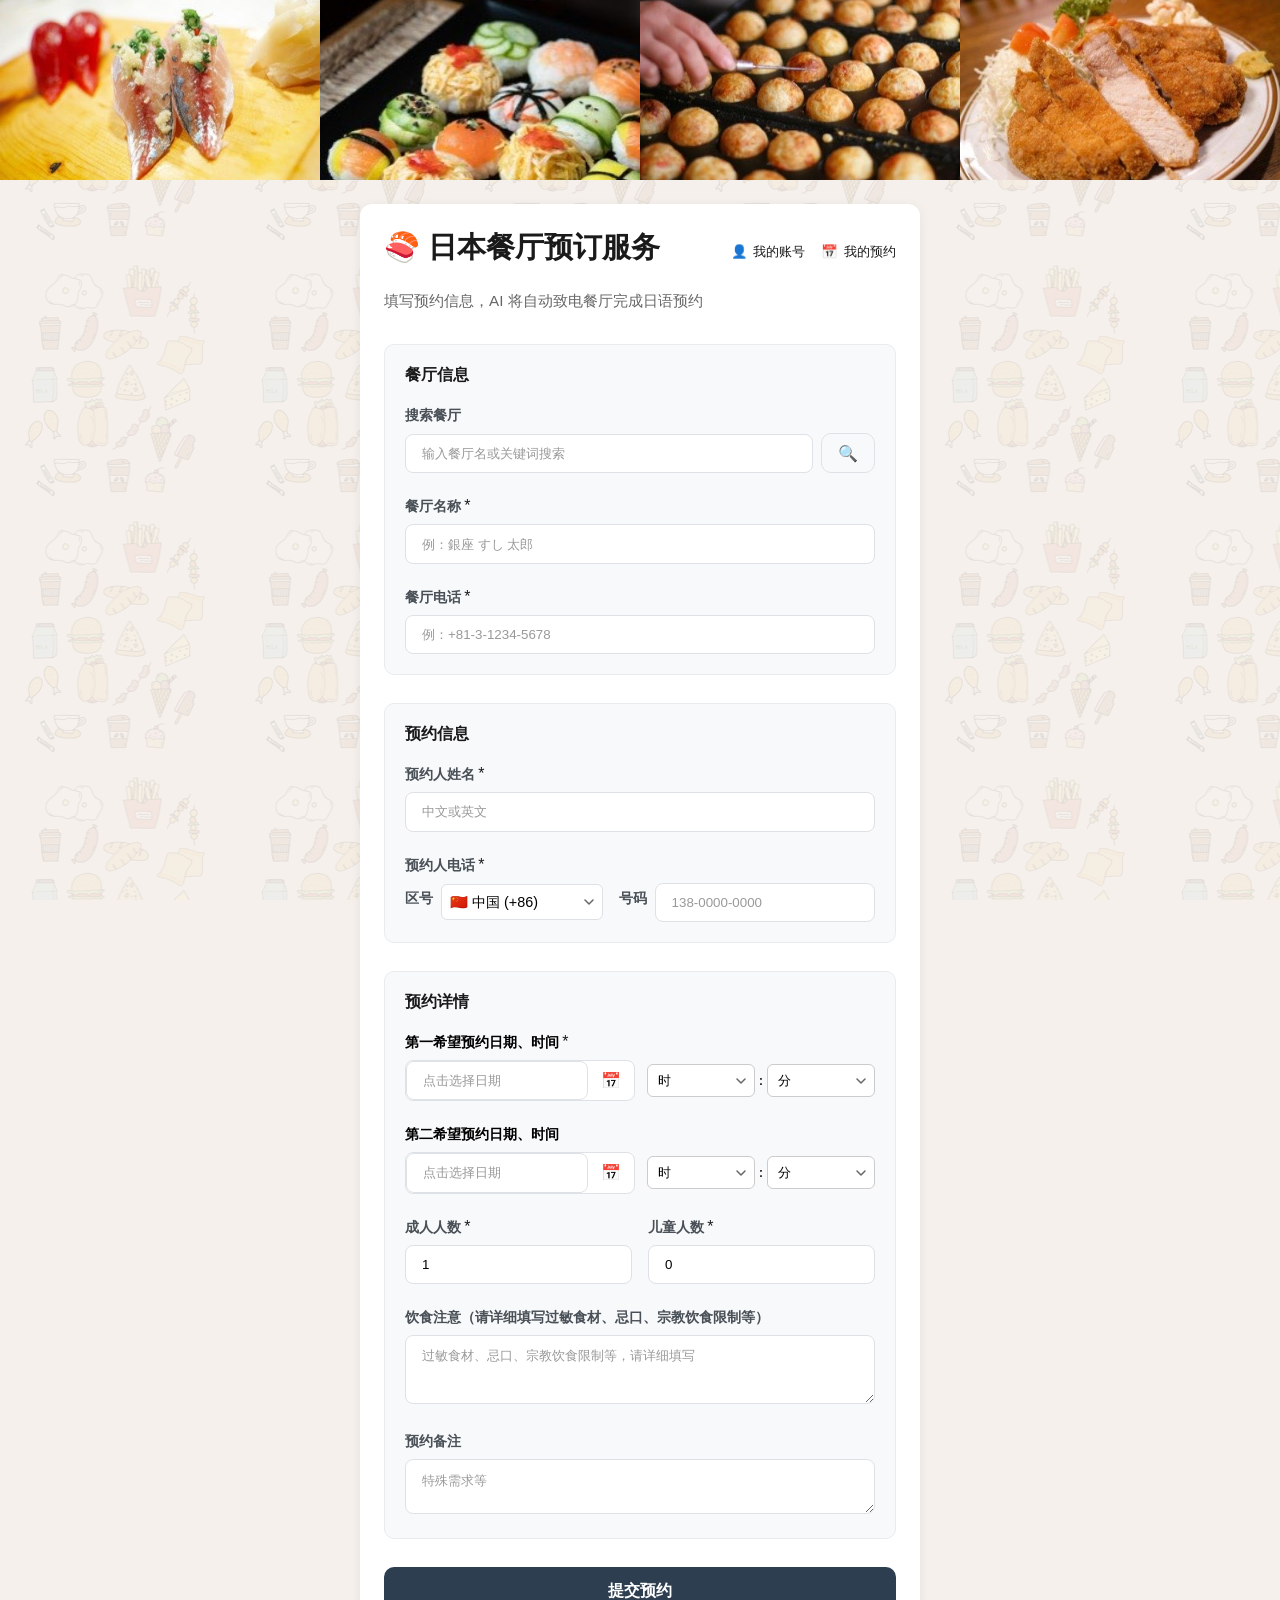
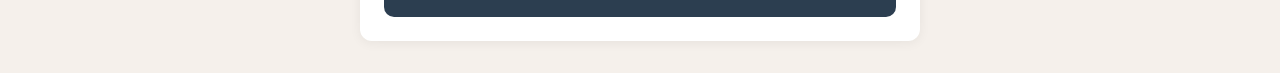
<file: static/index.html>
<!DOCTYPE html>
<html lang="zh-CN">
<head>
  <meta charset="UTF-8">
  <meta name="viewport" content="width=device-width, initial-scale=1, viewport-fit=cover">
  <title>日本餐厅预订服务</title>
  <link rel="stylesheet" href="/static/style.css">
  <link rel="preload" href="/static/images/banner-1.jpg" as="image">
</head>
<body>
  <header class="page-header">
    <div class="banner">
      <div class="banner-track">
        <div class="banner-slide"><img src="/static/images/banner-1.jpg" alt="寿司" loading="eager" width="400" height="267"></div>
        <div class="banner-slide"><img src="/static/images/banner-2.jpg" alt="寿司拼盘" loading="lazy" width="266" height="400"></div>
        <div class="banner-slide"><img src="/static/images/banner-3.jpg" alt="章鱼烧" loading="lazy" width="400" height="267"></div>
        <div class="banner-slide"><img src="/static/images/banner-4.jpg" alt="炸猪排" loading="lazy" width="400" height="267"></div>
      </div>
    </div>
  </header>
  <main class="page-content">
  <div class="container">
    <header class="form-header">
      <div class="form-header-title-row">
        <h1 id="pageTitle">🍣 日本餐厅预订服务</h1>
        <nav class="form-header-nav">
          <a href="#" id="myAccountLink" class="form-header-nav-link" data-href="/my-account" onclick="return window.checkAuthNav(event, this)"><span class="nav-icon" aria-hidden="true">👤</span><span id="navNickname">我的账号</span></a>
          <a href="#" id="myReservationsLink" class="form-header-nav-link" data-href="/my-reservations" onclick="return window.checkAuthNav(event, this)"><span class="nav-icon" aria-hidden="true">📅</span>我的预约</a>
        </nav>
      </div>
      <p id="pageSubtitle">填写预约信息，AI 将自动致电餐厅完成日语预约</p>
    </header>

    <form id="reservationForm" class="form">
      <section>
        <h2 data-i18n="restaurant">餐厅信息</h2>
        <div class="field restaurant-search-field">
          <div class="label-row"><label for="restaurant_search" data-i18n="restaurantSearch">搜索餐厅</label></div>
          <div class="restaurant-search-wrap">
            <input type="text" id="restaurant_search" data-placeholder="restaurantSearchPlaceholder" autocomplete="off">
            <button type="button" class="search-btn" id="restaurantSearchBtn" aria-label="搜索">🔍</button>
          </div>
          <div id="restaurantSearchResults" class="search-results hidden"></div>
        </div>
        <div class="field">
          <div class="label-row"><label for="restaurant_name" data-i18n="restaurantName">餐厅名称</label><span class="required">*</span></div>
          <input type="text" id="restaurant_name" required data-placeholder="exampleRestaurant">
        </div>
        <div class="field">
          <div class="label-row"><label for="restaurant_phone" data-i18n="restaurantPhone">餐厅电话</label><span class="required">*</span></div>
          <input type="tel" id="restaurant_phone" required placeholder="13800000000（测试可填自己的手机号）" data-placeholder="examplePhone">
        </div>
      </section>

      <section>
        <h2 data-i18n="reservation">预约信息</h2>
        <div class="field">
          <div class="label-row"><label for="guest_name" data-i18n="guestName">预约人姓名</label><span class="required">*</span></div>
          <input type="text" id="guest_name" required data-placeholder="exampleGuest">
        </div>
        <div class="field">
          <div class="label-row"><label data-i18n="guestPhone">预约人电话</label><span class="required">*</span></div>
          <div class="row phone-row">
            <div class="phone-input-group phone-prefix-group">
              <label for="guest_phone_prefix" data-i18n="areaCode">区号</label>
              <select id="guest_phone_prefix" required></select>
            </div>
            <div class="phone-input-group phone-number-group">
              <label for="guest_phone_number" data-i18n="phoneNumber">号码</label>
              <input type="tel" id="guest_phone_number" required placeholder="138-0000-0000">
            </div>
          </div>
        </div>
      </section>

      <section>
        <h2 data-i18n="reservationDetail">预约详情</h2>
        <div class="field field-datetime-row">
          <div class="label-row"><label data-i18n="firstPreference">第一希望预约日期、时间</label><span class="required">*</span></div>
          <div class="datetime-inputs">
            <div class="date-picker-wrap" id="openDatePicker">
              <input type="text" id="reservation_date" required readonly data-placeholder="datePlaceholder">
              <span class="date-icon">📅</span>
            </div>
            <div class="time-input-wrap" id="reservationTimeWrap">
              <select id="reservation_hour" required>
                <option value="">时</option>
              </select>
              <span class="time-sep">:</span>
              <select id="reservation_minute" required>
                <option value="">分</option>
                <option value="00">00</option>
                <option value="10">10</option>
                <option value="20">20</option>
                <option value="30">30</option>
                <option value="40">40</option>
                <option value="50">50</option>
              </select>
            </div>
          </div>
        </div>
        <div class="field field-datetime-row">
          <div class="label-row"><label data-i18n="secondPreference">第二希望预约日期、时间</label></div>
          <div class="datetime-inputs">
            <div class="date-picker-wrap" id="openDatePicker2">
              <input type="text" id="second_date" readonly data-placeholder="datePlaceholder">
              <span class="date-icon">📅</span>
            </div>
            <div class="time-input-wrap">
              <select id="second_hour">
                <option value="">时</option>
              </select>
              <span class="time-sep">:</span>
              <select id="second_minute">
                <option value="">分</option>
                <option value="00">00</option>
                <option value="10">10</option>
                <option value="20">20</option>
                <option value="30">30</option>
                <option value="40">40</option>
                <option value="50">50</option>
              </select>
            </div>
          </div>
        </div>
        <div id="datePickerPopup" class="date-picker-popup hidden">
          <div class="date-picker-header">
            <button type="button" class="date-nav" id="prevMonth">‹</button>
            <span id="datePickerMonth">2025年1月</span>
            <button type="button" class="date-nav" id="nextMonth">›</button>
          </div>
          <div class="date-picker-weekdays">
            <span>一</span><span>二</span><span>三</span><span>四</span><span>五</span><span>六</span><span>日</span>
          </div>
          <div id="datePickerDays" class="date-picker-days"></div>
        </div>
        <div class="row">
          <div class="field">
            <div class="label-row"><label for="adults" data-i18n="adults">成人人数</label><span class="required">*</span></div>
            <input type="number" id="adults" value="1" min="1" max="20" required>
          </div>
          <div class="field">
            <div class="label-row"><label for="children" data-i18n="children">儿童人数</label><span class="required">*</span></div>
            <input type="number" id="children" value="0" min="0" max="20" required>
          </div>
        </div>
        <div class="field">
          <label for="dietary_notes" data-i18n="dietaryNotes">饮食注意（请详细填写过敏食材、忌口、宗教饮食限制等）</label>
          <textarea id="dietary_notes" rows="3" data-placeholder="dietaryPlaceholder"></textarea>
        </div>
        <div class="field">
          <label for="notes" data-i18n="notes">预约备注</label>
          <textarea id="notes" rows="2" data-placeholder="notesPlaceholder"></textarea>
        </div>
      </section>

      <div class="actions">
        <button type="submit" id="submitBtn" data-i18n="submit" onclick="return window.checkAuthSubmit(event)">提交预约</button>
      </div>
    </form>

    <!-- 步骤2：预约确认页 -->
    <div id="stepConfirm" class="step-page hidden">
      <h3>确认预约信息</h3>
      <div id="confirmInfo" class="confirm-card"></div>
      <div class="step-actions">
        <button type="button" id="confirmBackBtn" class="step-btn-secondary">← 返回修改</button>
        <button type="button" id="confirmPayBtn" class="step-btn-primary">去支付（¥1）</button>
      </div>
    </div>

    <!-- 步骤3：支付二维码页 -->
    <div id="stepPayQr" class="step-page hidden">
      <h3>扫码支付</h3>
      <div id="payQrInfo" class="confirm-card"></div>
      <div id="payQrArea" class="qr-area"></div>
      <p id="payQrHint" class="step-hint">请使用支付宝扫码支付，支付完成后点击下方按钮</p>
      <div class="step-actions">
        <button type="button" id="payQrBackBtn" class="step-btn-secondary">← 返回预约</button>
        <button type="button" id="payQrCheckBtn" class="step-btn-primary">我已支付，查看结果</button>
      </div>
    </div>

    <!-- 步骤4：支付成功/预约中页 -->
    <div id="stepSuccess" class="step-page hidden">
      <div id="successIcon" class="success-icon">✅</div>
      <h3 id="successTitle">预约提交成功</h3>
      <p id="successMsg" class="step-hint"></p>
      <div id="successInfo" class="confirm-card"></div>
      <div class="step-actions">
        <button type="button" id="successBackBtn" class="step-btn-primary">返回预约页面</button>
        <button type="button" id="successRefreshBtn" class="step-btn-secondary hidden">刷新状态</button>
      </div>
    </div>
  </div>
  </main>

  <!-- 登录/注册弹窗 -->
  <div id="loginModal" class="modal hidden">
    <div class="modal-backdrop"></div>
    <div class="modal-content login-modal-content">
      <h3>手机号登录 / 注册</h3>
      <p class="modal-hint">预约前请先登录，新用户验证手机号即完成注册</p>
      <div class="field">
        <label for="login_phone">手机号（含区号）</label>
        <input type="tel" id="login_phone" placeholder="+86 138 0000 0000" class="login-input">
      </div>
      <div class="field">
        <label for="login_code">验证码</label>
        <div class="code-row">
          <input type="text" id="login_code" placeholder="6位验证码" maxlength="6" class="login-input">
          <button type="button" id="sendCodeBtn" class="code-btn">获取验证码</button>
        </div>
      </div>
      <div class="modal-actions login-modal-actions">
        <button type="button" id="loginModalCloseBtn" class="login-close-btn">关闭</button>
        <button type="button" id="loginSubmitBtn" class="login-submit-btn">登录</button>
      </div>
    </div>
  </div>

  <script src="/static/i18n.js" defer></script>
  <script src="/static/app.js?v=7" defer></script>
</body>
</html>
</file>
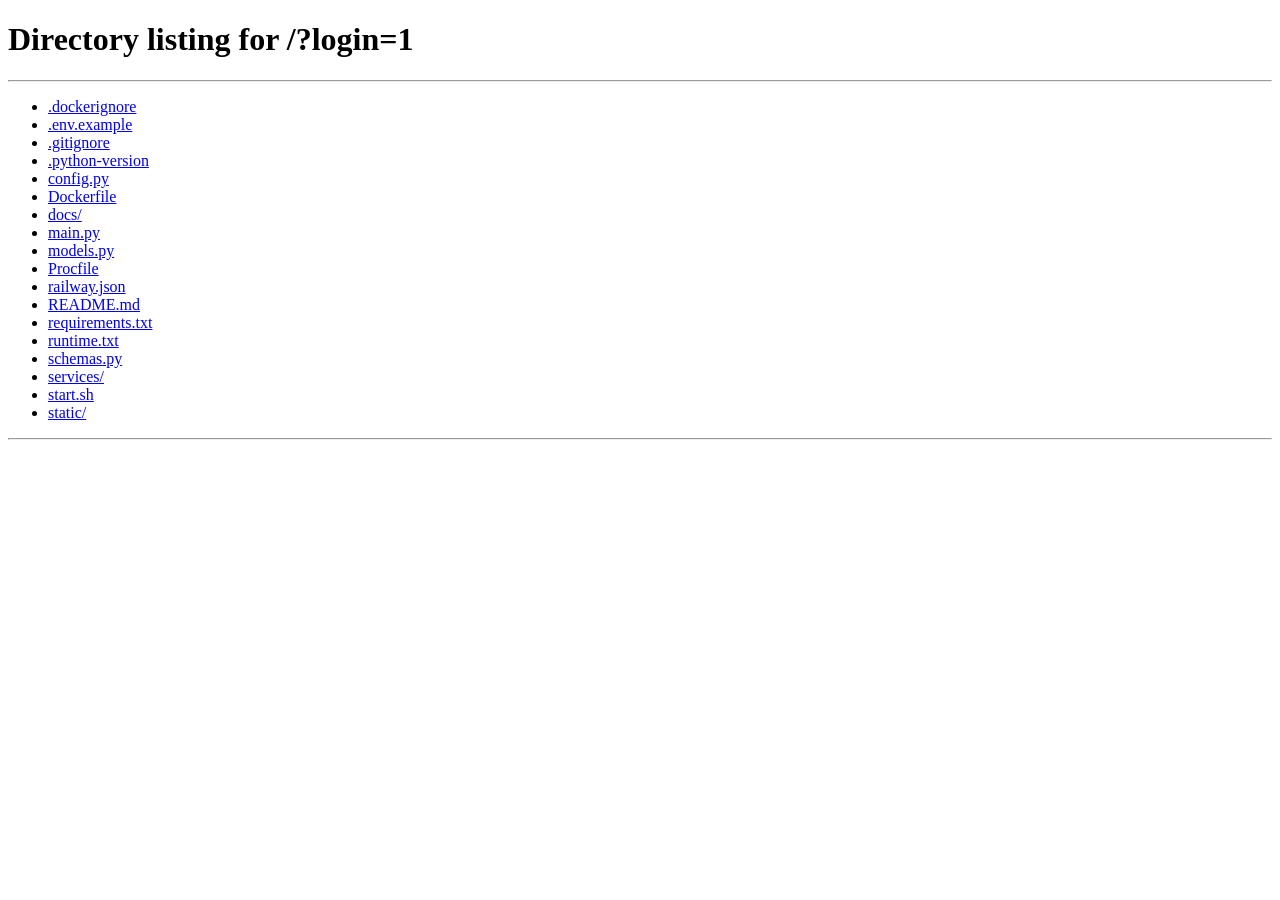
<file: static/my-account.html>
<!DOCTYPE html>
<html lang="zh-CN">
<head>
  <meta charset="UTF-8">
  <meta name="viewport" content="width=device-width, initial-scale=1, viewport-fit=cover">
  <title>我的账号 - AI 日语预约</title>
  <link rel="stylesheet" href="/static/style.css">
  <link rel="stylesheet" href="/static/my-reservations.css">
</head>
<body>
  <nav class="top-nav">
    <div class="nav-left">
      <a href="/" class="nav-link back-link">← 返回预约</a>
    </div>
    <div class="nav-right">
      <a href="/my-reservations" class="nav-link">我的预约</a>
    </div>
  </nav>
  <main class="page-content">
    <div class="container">
      <h1>我的账号</h1>
      <div class="account-card">
        <div class="account-field">
          <label>昵称</label>
          <div id="nicknameDisplay" style="font-size:1.1em;font-weight:600;color:#6c5ce7">--</div>
        </div>
        <div class="account-field">
          <label>手机号</label>
          <div id="phoneDisplay" class="phone-masked">--</div>
        </div>
        <button type="button" id="logoutBtn" class="logout-btn">退出登录</button>
      </div>
    </div>
  </main>
  <script src="/static/my-account.js"></script>
</body>
</html>
</file>
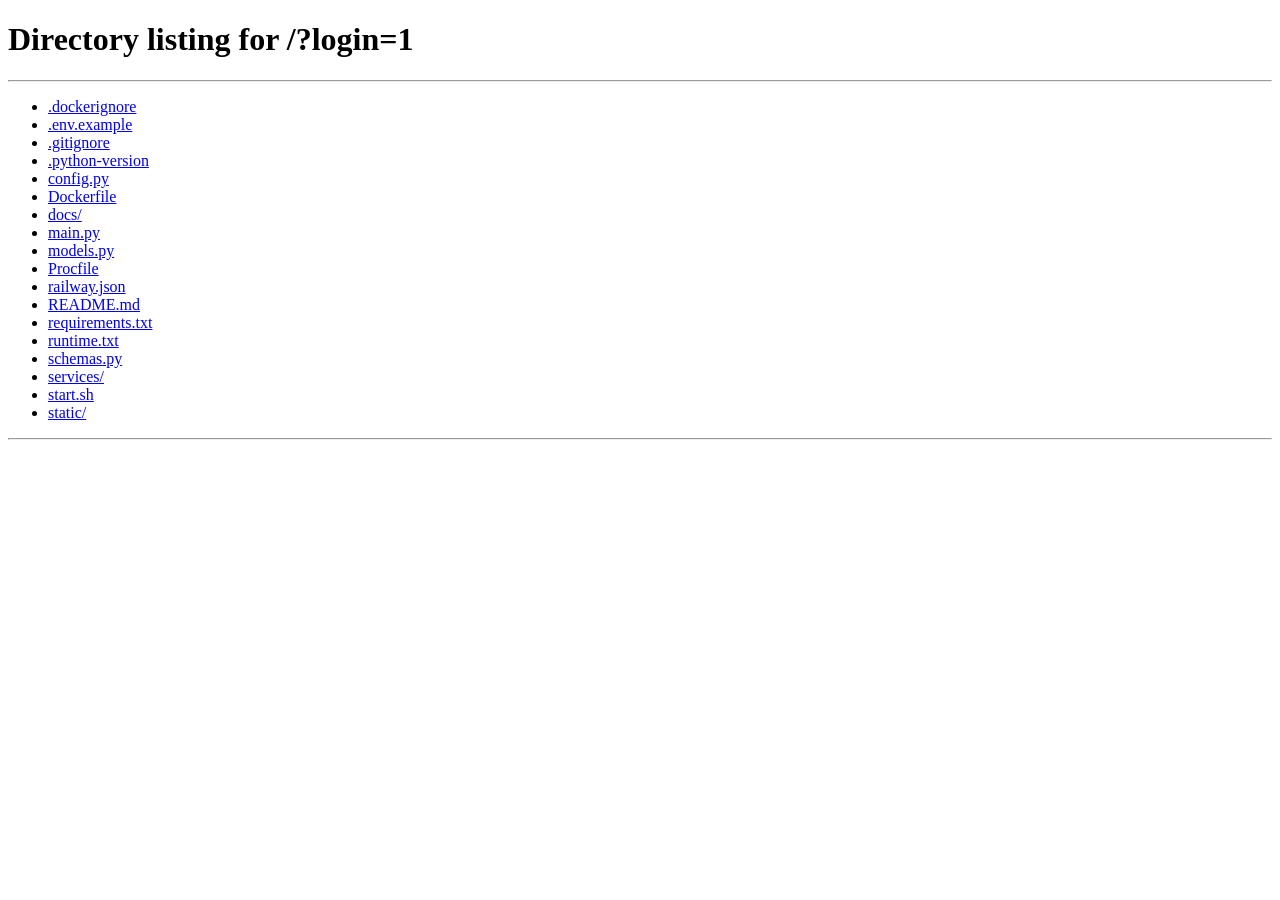
<file: static/my-reservations.html>
<!DOCTYPE html>
<html lang="zh-CN">
<head>
  <meta charset="UTF-8">
  <meta name="viewport" content="width=device-width, initial-scale=1, viewport-fit=cover">
  <title>我的预约 - AI 日语预约</title>
  <link rel="stylesheet" href="/static/style.css">
  <link rel="stylesheet" href="/static/my-reservations.css">
</head>
<body>
  <nav class="top-nav">
    <div class="nav-left">
      <a href="/" class="nav-link back-link">← 返回预约</a>
    </div>
    <div class="nav-right">
      <span id="userInfo" class="user-info"></span>
      <button type="button" id="logoutBtn" class="nav-btn">退出</button>
    </div>
  </nav>
  <main class="page-content">
    <div class="container">
      <h1>我的预约单</h1>
      <div id="loading" class="loading">加载中...</div>
      <div id="empty" class="empty hidden">暂无预约记录，<a href="/">去预约</a></div>
      <div id="list" class="reservation-list hidden"></div>
    </div>
  </main>
  <div id="detailModal" class="modal hidden">
    <div class="modal-backdrop"></div>
    <div class="modal-content detail-content">
      <h3>预约详情</h3>
      <div id="detailBody" class="detail-body"></div>
      <div class="modal-actions">
        <button type="button" id="detailCloseBtn" class="secondary">关闭</button>
        <button type="button" id="detailPayBtn" class="pay-btn hidden">去支付</button>
        <button type="button" id="detailCancelBtn" class="cancel-btn hidden">取消预约</button>
      </div>
    </div>
  </div>
  <script src="/static/my-reservations.js"></script>
</body>
</html>
</file>
<file: static/style.css>
* {
  box-sizing: border-box;
}
/* 移动端触摸优化 */
a, button {
  -webkit-tap-highlight-color: transparent;
  touch-action: manipulation;
}
.page-header {
  margin: -2rem -2rem 0 -2rem;
  margin-bottom: 1.5rem;
  background: #f5f0eb;
}
.phone-input-group {
  display: flex;
  align-items: center;
  gap: 0.5rem;
  flex: 1;
  min-width: 0;
}
.phone-prefix-group {
  flex: 0 0 auto;
}
.phone-prefix-group select {
  min-width: 140px;
  max-width: 180px;
  padding: 0.55rem 1.6rem 0.55rem 0.5rem;
  border: 1px solid #dee2e6;
  border-radius: 6px;
  font-size: 0.9rem;
  background: #fff url("data:image/svg+xml,%3Csvg xmlns='http://www.w3.org/2000/svg' width='10' height='6'%3E%3Cpath d='M1 1l4 4 4-4' fill='none' stroke='%23666' stroke-width='1.5' stroke-linecap='round' stroke-linejoin='round'/%3E%3C/svg%3E") no-repeat right 8px center;
  appearance: none;
  -webkit-appearance: none;
}
.phone-number-group {
  flex: 1;
}
.phone-input-group label {
  white-space: nowrap;
  font-size: 0.9rem;
  color: #495057;
}
.phone-input-group input {
  flex: 1;
  min-width: 0;
}
.restaurant-search-wrap {
  display: flex;
  gap: 0.5rem;
  align-items: center;
  margin-bottom: 0.5rem;
}
.restaurant-search-wrap input {
  flex: 1;
  padding: 0.6rem 1rem;
  border: 1px solid #dee2e6;
  border-radius: 8px;
  font-size: 10pt;
}
.search-btn {
  width: auto !important;
  padding: 0.6rem 1rem !important;
  flex-shrink: 0;
  background: #f8f9fa !important;
  color: #495057;
  border: 1px solid #dee2e6;
}
.search-btn:hover {
  background: #e9ecef !important;
  transform: none;
  box-shadow: none;
}
.restaurant-search-field {
  position: relative;
}
.search-results {
  position: absolute;
  top: 100%;
  left: 0;
  right: 0;
  margin-top: 4px;
  z-index: 100;
  background: #fff;
  border: 1px solid #dee2e6;
  border-radius: 8px;
  box-shadow: 0 4px 12px rgba(0,0,0,0.1);
  max-height: 240px;
  overflow-y: auto;
  min-width: 280px;
}
.search-results.hidden {
  display: none;
}
.search-result-item {
  padding: 0.6rem 1rem;
  cursor: pointer;
  border-bottom: 1px solid #f0f0f0;
  font-size: 10pt;
}
.search-result-item:last-child {
  border-bottom: none;
}
.search-result-item:hover {
  background: #e6f7ff;
}
.search-result-item .name {
  font-weight: 600;
  color: #1a1a1a;
}
.search-result-item .phone {
  color: #1890ff;
  font-size: 0.9rem;
  margin-top: 0.2rem;
}
.search-result-item .address {
  color: #666;
  font-size: 0.85rem;
  margin-top: 0.1rem;
}
.datetime-inputs .time-input-wrap {
  flex: 1;
  min-width: 120px;
  display: flex;
  align-items: center;
  gap: 0.25rem;
}
.time-input-wrap {
  font-size: 10pt;
}
.time-input-wrap select {
  flex: 1;
  min-width: 60px;
  padding: 0.5rem 1.6rem 0.5rem 0.6rem;
  border: 1px solid #ccc;
  border-radius: 6px;
  font-size: 10pt;
  color: #000;
  cursor: pointer;
  background: #fff url("data:image/svg+xml,%3Csvg xmlns='http://www.w3.org/2000/svg' width='10' height='6'%3E%3Cpath d='M1 1l4 4 4-4' fill='none' stroke='%23666' stroke-width='1.5' stroke-linecap='round' stroke-linejoin='round'/%3E%3C/svg%3E") no-repeat right 8px center;
  appearance: none;
  -webkit-appearance: none;
}
.time-input-wrap select option[value=""] {
  color: #999;
}
.time-sep {
  font-size: 10pt;
  font-weight: 600;
  color: #333;
}
.checkbox-field {
  margin-top: 1rem;
}
.checkbox-row, .radio-label {
  display: flex;
  align-items: center;
  gap: 0.5rem;
}
.radio-label {
  margin-right: 1.5rem;
  cursor: pointer;
}
.field-datetime-row .label-row {
  margin-bottom: 0.5rem;
}
.field-datetime-row .label-row label {
  color: #000;
  font-weight: bold;
}
.datetime-inputs {
  display: flex;
  gap: 0.75rem;
  align-items: center;
  flex-wrap: wrap;
}
.date-picker-wrap {
  position: relative;
  display: flex;
  align-items: center;
  flex: 1;
  min-width: 140px;
  border: 1px solid #dee2e6;
  border-radius: 8px;
  background: #fff;
  cursor: pointer;
  overflow: hidden;
}
.date-picker-wrap input {
  flex: 1;
  border: none;
  padding: 0.7rem 1rem;
  cursor: pointer;
  min-width: 0;
  font-size: 10pt;
  color: #000;
}
.date-picker-wrap input::placeholder {
  font-size: 10pt;
  color: #999;
}
.date-icon {
  padding: 0 0.8rem;
  font-size: 1rem;
  color: #6c757d;
}
.date-picker-popup {
  position: fixed;
  z-index: 100;
  margin-top: 0.3rem;
  background: #fff;
  border: 1px solid #dee2e6;
  border-radius: 10px;
  padding: 1rem;
  box-shadow: 0 8px 24px rgba(0,0,0,0.12);
  min-width: 280px;
}
.field-datetime-row {
  position: relative;
}
.date-picker-popup.hidden {
  display: none;
}
.date-picker-header {
  display: flex;
  align-items: center;
  justify-content: space-between;
  margin-bottom: 0.8rem;
}
.date-nav {
  background: none;
  border: none;
  font-size: 1.5rem;
  cursor: pointer;
  padding: 0.2rem 0.5rem;
  color: #495057;
}
.date-nav:hover {
  color: #1890ff;
}
.date-picker-weekdays {
  display: grid;
  grid-template-columns: repeat(7, 1fr);
  gap: 2px;
  margin-bottom: 0.5rem;
  font-size: 0.8rem;
  color: #6c757d;
  text-align: center;
}
.date-picker-days {
  display: grid;
  grid-template-columns: repeat(7, 1fr);
  gap: 2px;
}
.date-picker-days .day {
  aspect-ratio: 1;
  display: flex;
  align-items: center;
  justify-content: center;
  font-size: 0.9rem;
  border-radius: 6px;
  cursor: pointer;
}
.date-picker-days .day:hover:not(.disabled):not(.other-month) {
  background: #e6f7ff;
}
.date-picker-days .day.selected {
  background: #1890ff;
  color: #fff;
}
.date-picker-days .day.today {
  border: 1px solid #1890ff;
}
.date-picker-days .day.disabled, .date-picker-days .day.other-month {
  color: #ccc;
  cursor: not-allowed;
}
.date-picker-days .day.other-month.disabled {
  color: #eee;
}
.page-content {
  position: relative;
  min-height: calc(100vh - 2rem);
}
.page-content::before {
  content: "";
  position: fixed;
  top: 0;
  left: 0;
  right: 0;
  bottom: 0;
  background: url("/static/images/bg-pattern.png") repeat;
  opacity: 0.1;
  pointer-events: none;
  z-index: -1;
}
.banner {
  width: 100%;
  overflow: hidden;
  touch-action: pan-x;
}
.banner-track {
  display: flex;
  width: 100%;
  overflow-x: auto;
  overflow-y: hidden;
  scroll-snap-type: x mandatory;
  scroll-behavior: smooth;
  -webkit-overflow-scrolling: touch;
  scrollbar-width: none;
  gap: 0;
}
.banner-track::-webkit-scrollbar {
  display: none;
}
.banner-slide {
  flex: 0 0 25%;
  width: 25%;
  min-width: 25%;
  scroll-snap-align: start;
  scroll-snap-stop: always;
  aspect-ratio: 16 / 9;
  overflow: hidden;
}
.banner-slide img {
  width: 100%;
  height: 100%;
  object-fit: cover;
  display: block;
}
body {
  font-family: -apple-system, BlinkMacSystemFont, "Segoe UI", Roboto, "Helvetica Neue", Arial, sans-serif;
  background-color: #f5f0eb;
  color: #333;
  min-height: 100vh;
  margin: 0;
  padding: 2rem;
  -webkit-text-size-adjust: 100%;
}
.container {
  max-width: 560px;
  margin: 0 auto;
  background: #fff;
  border-radius: 12px;
  padding: 1.5rem;
  box-shadow: 0 2px 12px rgba(0, 0, 0, 0.06);
}
.form-header {
  margin-bottom: 2rem;
}
.form-header-title-row {
  display: flex;
  align-items: center;
  justify-content: space-between;
  gap: 1rem;
  flex-wrap: wrap;
}
.form-header h1 {
  font-size: 1.8rem;
  margin: 0 0 0.5rem;
  color: #1a1a1a;
}
.form-header-nav {
  display: flex;
  align-items: center;
  gap: 1rem;
  flex-shrink: 0;
}
.form-header-nav-link {
  display: inline-flex;
  align-items: center;
  gap: 0.35rem;
  color: #1a1a1a;
  font-size: 10pt;
  text-decoration: none;
}
.form-header-nav-link .nav-icon {
  font-size: 1em;
  line-height: 1;
}
.form-header-nav-link:hover {
  color: #1a1a1a;
  text-decoration: none;
}
.form-header p {
  color: #666;
  font-size: 0.95rem;
}
.form-header-link {
  color: #1890ff;
  text-decoration: none;
  margin-left: 0.5rem;
}
.form-header-link:hover {
  text-decoration: underline;
}
.form section {
  background: #f8f9fa;
  border-radius: 10px;
  padding: 1.25rem;
  margin-bottom: 1.75rem;
  border: 1px solid #e9ecef;
}
.form h2 {
  font-size: 1rem;
  color: #1a1a1a;
  margin: 0 0 1.25rem;
  font-weight: 600;
}
.field {
  margin-bottom: 1.5rem;
}
.field:last-child {
  margin-bottom: 0;
}
.field label {
  display: block;
  font-size: 0.9rem;
  margin-bottom: 0.5rem;
  color: #495057;
  font-weight: bold;
}
.label-row {
  display: flex;
  align-items: baseline;
  gap: 0.2rem;
  margin-bottom: 0.5rem;
}
.label-row label {
  margin-bottom: 0;
  display: inline;
  font-weight: bold;
}
.label-row-inline {
  flex-wrap: wrap;
  align-items: center;
  gap: 0.5rem;
}
.label-row-inline {
  display: flex;
  flex-wrap: wrap;
  align-items: center;
  gap: 0.5rem 1rem;
}
.label-row-inline .checkbox-row {
  margin-top: 0;
  display: inline-flex;
  align-items: center;
  gap: 1rem;
}
.label-row-inline .radio-label {
  display: inline-flex;
  align-items: center;
  margin-right: 0;
}
.field-sublabel {
  font-size: 0.85rem;
  color: #6c757d;
}
.required { color: #1a1a1a; }
.field input,
.field textarea {
  width: 100%;
  padding: 0.7rem 1rem;
  border: 1px solid #dee2e6;
  border-radius: 8px;
  background: #fff;
  color: #000;
  font-size: 16px !important; /* 防止 iOS 聚焦时自动缩放 */
}
@media (min-width: 480px) {
  .field input, .field textarea { font-size: 10pt !important; }
}
.field input[type="number"] {
  font-size: 10pt !important;
}
.field input::placeholder,
.field textarea::placeholder {
  font-size: 10pt;
  color: #999;
}
.field small {
  display: block;
  margin-top: 0.3rem;
  font-size: 0.8rem;
  color: #6c757d;
}
.row {
  display: grid;
  grid-template-columns: 1fr 1fr;
  gap: 1rem;
}
.row.phone-row {
  display: flex;
  gap: 1rem;
  align-items: center;
  flex-wrap: wrap;
}
.actions {
  margin-top: 1.5rem;
}
button {
  width: 100%;
  padding: 0.9rem 1.5rem;
  font-size: 1rem;
  font-weight: 600;
  border: none;
  border-radius: 10px;
  cursor: pointer;
  background: #2c3e50;
  color: #fff;
  transition: transform 0.15s, box-shadow 0.15s;
}
button:hover {
  transform: translateY(-1px);
  box-shadow: 0 4px 20px rgba(44,62,80,0.3);
}
button:disabled {
  opacity: 0.6;
  cursor: not-allowed;
  transform: none;
}
button.secondary {
  background: #6c757d;
  margin-top: 0.8rem;
}
.result {
  background: #f8f9fa;
  border-radius: 10px;
  padding: 1.5rem;
  margin-top: 1.5rem;
  border: 1px solid #e9ecef;
}
.result.hidden {
  display: none;
}
.result h3 {
  margin: 0 0 1rem;
  font-size: 1.1rem;
  color: #1a1a1a;
}
#orderInfo {
  font-family: monospace;
  font-size: 0.9rem;
  background: #fff;
  padding: 1rem;
  border-radius: 8px;
  white-space: pre-wrap;
  margin-bottom: 1rem;
  border: 1px solid #dee2e6;
  color: #333;
}
/* ============ 步骤页面 ============ */
.step-page {
  background: #f8f9fa;
  border-radius: 12px;
  padding: 1.5rem;
  margin-top: 1.5rem;
  border: 1px solid #e9ecef;
}
.step-page.hidden { display: none; }
.step-page h3 {
  margin: 0 0 1.2rem;
  font-size: 1.15rem;
  color: #1a1a1a;
  text-align: center;
}
.confirm-card {
  background: #fff;
  border-radius: 10px;
  padding: 1rem 1.2rem;
  border: 1px solid #dee2e6;
  margin-bottom: 1.2rem;
}
.confirm-row {
  display: flex;
  justify-content: space-between;
  padding: 0.55rem 0;
  border-bottom: 1px solid #f0f0f0;
  font-size: 0.92rem;
  color: #333;
}
.confirm-row:last-child { border-bottom: none; }
.confirm-label {
  color: #888;
  flex-shrink: 0;
  margin-right: 1rem;
}
.step-actions {
  display: flex;
  gap: 0.75rem;
  margin-top: 1rem;
}
.step-btn-primary {
  flex: 1;
  padding: 0.8rem 1rem;
  font-size: 1rem;
  font-weight: 600;
  border: none;
  border-radius: 10px;
  cursor: pointer;
  background: #6c5ce7;
  color: #fff;
}
.step-btn-primary:hover { opacity: 0.9; }
.step-btn-secondary {
  flex: 1;
  padding: 0.8rem 1rem;
  font-size: 1rem;
  font-weight: 500;
  border: 1px solid #dee2e6;
  border-radius: 10px;
  cursor: pointer;
  background: #fff;
  color: #495057;
}
.step-btn-secondary:hover { background: #f8f9fa; }
.step-hint {
  text-align: center;
  color: #666;
  font-size: 0.9rem;
  margin: 0.8rem 0;
  line-height: 1.5;
}
.qr-area {
  text-align: center;
  padding: 1rem 0;
}
.qr-area img {
  display: inline-block;
  border: 1px solid #ddd;
  padding: 10px;
  border-radius: 8px;
  background: #fff;
}
.success-icon {
  text-align: center;
  font-size: 3rem;
  margin-bottom: 0.5rem;
}

#statusMsg {
  color: #495057;
  font-size: 0.95rem;
}
.status-reserving { color: #856404; }
.status-success { color: #155724; }
.status-failed { color: #721c24; }

/* 顶部导航 */
.top-nav {
  display: flex;
  align-items: center;
  justify-content: space-between;
  padding: 0.75rem 1.5rem;
  background: #fff;
  border-bottom: 1px solid #e9ecef;
  margin: -2rem -2rem 1.5rem -2rem;
}
.nav-left {
  display: flex;
  align-items: center;
}
.back-link {
  font-weight: 500;
}
.nav-right {
  display: flex;
  align-items: center;
  gap: 1rem;
}
.user-info {
  font-size: 0.9rem;
  color: #495057;
}
.nav-link {
  color: #1890ff;
  text-decoration: none;
  font-size: 0.9rem;
}
.nav-link:hover {
  text-decoration: underline;
}
.nav-btn {
  width: auto !important;
  padding: 0.5rem 1rem !important;
  font-size: 0.9rem !important;
}
.hidden { display: none !important; }

/* 登录弹窗 */
.modal {
  position: fixed;
  inset: 0;
  z-index: 1000;
  display: flex;
  align-items: center;
  justify-content: center;
  padding: 1rem;
}
.modal.hidden {
  display: none !important;
}
.modal-backdrop {
  position: absolute;
  inset: 0;
  background: rgba(0,0,0,0.4);
  z-index: 0;
}
.modal-content {
  position: relative;
  z-index: 1;
  background: #fff;
  border-radius: 12px;
  padding: 1.5rem;
  max-width: 400px;
  width: 100%;
  box-shadow: 0 8px 32px rgba(0,0,0,0.2);
}
.modal-content h3 {
  margin: 0 0 0.5rem;
  font-size: 1.25rem;
}
.modal-hint {
  color: #666;
  font-size: 0.9rem;
  margin-bottom: 1.25rem;
}
.modal-content.login-modal-content {
  position: relative;
}
.login-modal-actions {
  display: flex;
  gap: 0.75rem;
  margin-top: 1.25rem;
}
.login-close-btn {
  flex: 1;
  padding: 0.6rem 1rem;
  background: #fff;
  color: #1a1a1a;
  border: 1px solid #adb5bd;
  border-radius: 8px;
  font-size: 10pt;
  cursor: pointer;
}
.login-close-btn:hover {
  background: #f8f9fa;
  border-color: #6c757d;
}
.login-submit-btn {
  flex: 2;
  padding: 0.6rem 1rem;
  min-height: 2.75rem;
  background: #1a1a1a;
  color: #fff;
  border: none;
  border-radius: 8px;
  font-size: 10pt;
  cursor: pointer;
  -webkit-tap-highlight-color: transparent;
}
.login-submit-btn:hover {
  background: #333;
}
.login-input {
  padding: 0.7rem 1rem !important;
  min-height: 2.75rem;
  font-size: 16px !important; /* 防止 iOS 聚焦时自动缩放 */
  box-sizing: border-box;
}
@media (min-width: 480px) {
  .login-input { font-size: 10pt !important; }
}
.code-row {
  display: flex;
  align-items: stretch;
  gap: 0.5rem;
}
.code-row input {
  flex: 2;
  min-height: 2.75rem;
}
.code-row .code-btn {
  flex: 1;
  padding: 0.7rem 1rem;
  min-height: 2.75rem;
  box-sizing: border-box;
  white-space: nowrap;
  background: #6c757d;
  color: #fff;
  border: none;
  border-radius: 8px;
  font-size: 10pt;
  cursor: pointer;
}
.code-row .code-btn:hover:not(:disabled) {
  background: #5a6268;
}
.code-row .code-btn:disabled {
  opacity: 0.6;
  cursor: not-allowed;
}
.modal-actions {
  display: flex;
  gap: 0.75rem;
  margin-top: 1.25rem;
}
.modal-actions button {
  flex: 1;
}

/* ========== 移动端适配 (iOS / Android) ========== */
@media (max-width: 640px) {
  body {
    padding: 1rem;
    padding-left: max(1rem, env(safe-area-inset-left, 0px));
    padding-right: max(1rem, env(safe-area-inset-right, 0px));
    padding-bottom: max(1rem, env(safe-area-inset-bottom, 0px));
  }
  .page-header {
    margin-left: -1rem;
    margin-right: -1rem;
  }
  .container {
    padding: 1rem;
  }
  .form-header h1 {
    font-size: 1.4rem;
  }
  .form-header-title-row {
    flex-direction: column;
    align-items: flex-start;
    gap: 0.75rem;
  }
  .form-header-nav {
    width: 100%;
  }
  .row {
    grid-template-columns: 1fr;
  }
  .datetime-inputs {
    flex-direction: column;
  }
  .datetime-inputs .time-input-wrap {
    min-width: 100%;
  }
  .top-nav {
    margin-left: -1rem;
    margin-right: -1rem;
    padding-left: max(1rem, env(safe-area-inset-left, 0px));
    padding-right: max(1rem, env(safe-area-inset-right, 0px));
  }
  .modal {
    padding: 1rem;
    padding-left: max(1rem, env(safe-area-inset-left, 0px));
    padding-right: max(1rem, env(safe-area-inset-right, 0px));
  }
  .modal-content {
    max-width: 100%;
  }
  button {
    min-height: 44px;
  }
  .form-header-nav-link,
  .nav-link {
    min-height: 44px;
    padding: 0.5rem 0;
    display: inline-flex;
    align-items: center;
  }
  .banner-slide {
    flex: 0 0 80%;
    width: 80%;
    min-width: 80%;
  }
}
</file>
<file: static/my-reservations.css>
.reservation-list {
  display: flex;
  flex-direction: column;
  gap: 1rem;
}
.reservation-card {
  background: #f8f9fa;
  border: 1px solid #e9ecef;
  border-radius: 10px;
  padding: 1.25rem;
  cursor: pointer;
  transition: box-shadow 0.2s;
}
.reservation-card:hover {
  box-shadow: 0 4px 12px rgba(0,0,0,0.08);
}
.reservation-card .order-no {
  font-weight: 600;
  color: #1a1a1a;
  margin-bottom: 0.5rem;
}
.reservation-card .restaurant {
  color: #333;
  font-size: 1rem;
  margin-bottom: 0.5rem;
}
.reservation-card .meta {
  font-size: 0.9rem;
  color: #666;
  margin-bottom: 0.5rem;
}
.reservation-card .status {
  display: inline-block;
  padding: 0.2rem 0.6rem;
  border-radius: 6px;
  font-size: 0.85rem;
  font-weight: 500;
}
.status-pending { background: #fff3cd; color: #856404; }
.status-reserving { background: #cce5ff; color: #004085; }
.status-success { background: #d4edda; color: #155724; }
.status-failed { background: #f8d7da; color: #721c24; }
.status-cancelled { background: #e9ecef; color: #6c757d; }
.loading, .empty {
  text-align: center;
  padding: 2rem;
  color: #666;
}
.empty a {
  color: #1890ff;
  text-decoration: none;
}
.empty a:hover {
  text-decoration: underline;
}
.detail-body {
  white-space: pre-wrap;
  font-family: monospace;
  font-size: 0.9rem;
  background: #f8f9fa;
  padding: 1rem;
  border-radius: 8px;
  margin-bottom: 1rem;
  max-height: 300px;
  overflow-y: auto;
}
.detail-content .modal-actions button {
  min-height: 2.75rem;
  padding: 0.6rem 1rem;
  display: inline-flex;
  align-items: center;
  justify-content: center;
}
.detail-content .modal-actions button.secondary {
  margin-top: 0;
}
.cancel-btn {
  background: #dc3545 !important;
}
.pay-btn {
  background: #28a745 !important;
  color: #fff !important;
}

/* 我的账号页 */
.account-card {
  background: #f8f9fa;
  border: 1px solid #e9ecef;
  border-radius: 10px;
  padding: 1.5rem;
  max-width: 400px;
}
.account-field {
  margin-bottom: 1rem;
}
.account-field label {
  display: block;
  font-size: 0.9rem;
  color: #666;
  margin-bottom: 0.25rem;
}
.phone-masked {
  font-size: 1.25rem;
  font-weight: 500;
  color: #1a1a1a;
}
.logout-btn {
  margin-top: 1rem;
  padding: 0.6rem 1.25rem;
  background: #dc3545;
  color: #fff;
  border: none;
  border-radius: 8px;
  font-size: 0.95rem;
  cursor: pointer;
}
.logout-btn:hover {
  background: #c82333;
}

/* 移动端适配 */
@media (max-width: 640px) {
  .reservation-card {
    padding: 1rem;
  }
  .nav-link, .nav-btn {
    min-height: 44px;
    display: inline-flex;
    align-items: center;
  }
}
</file>
